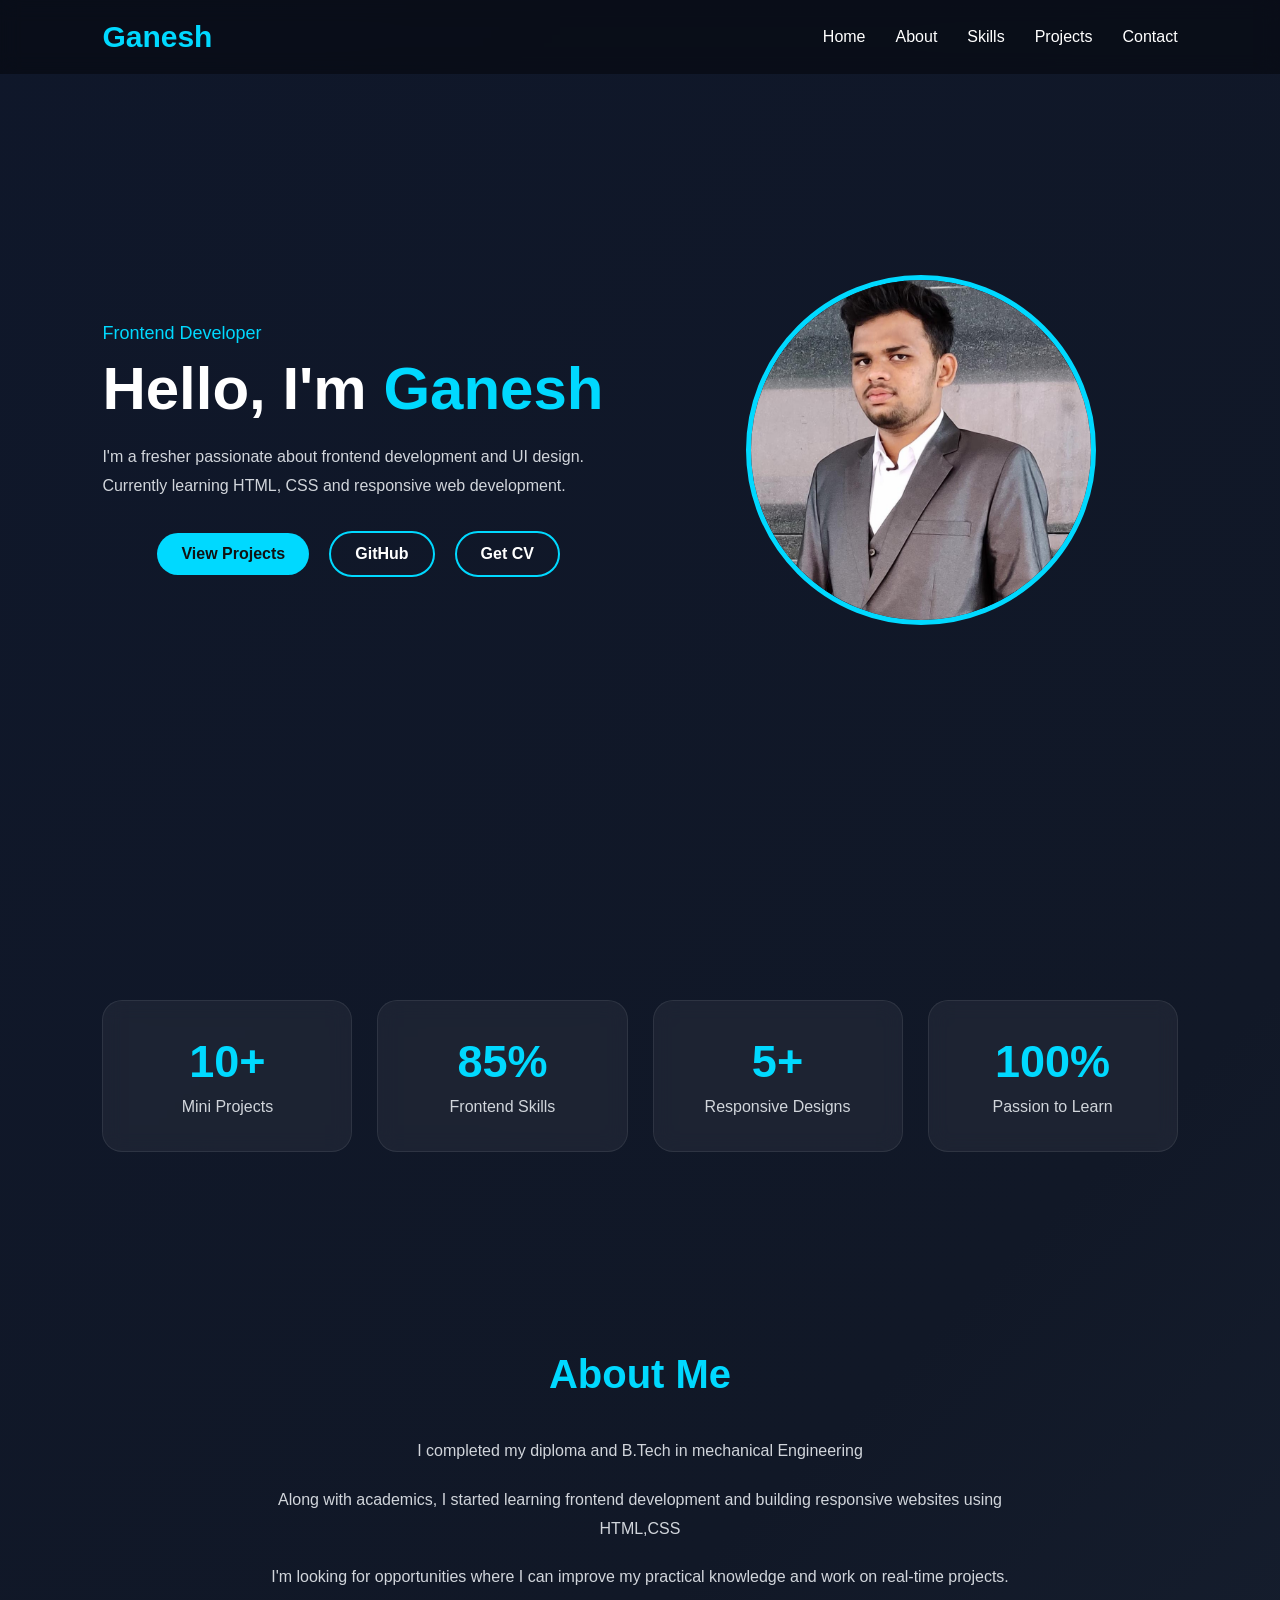
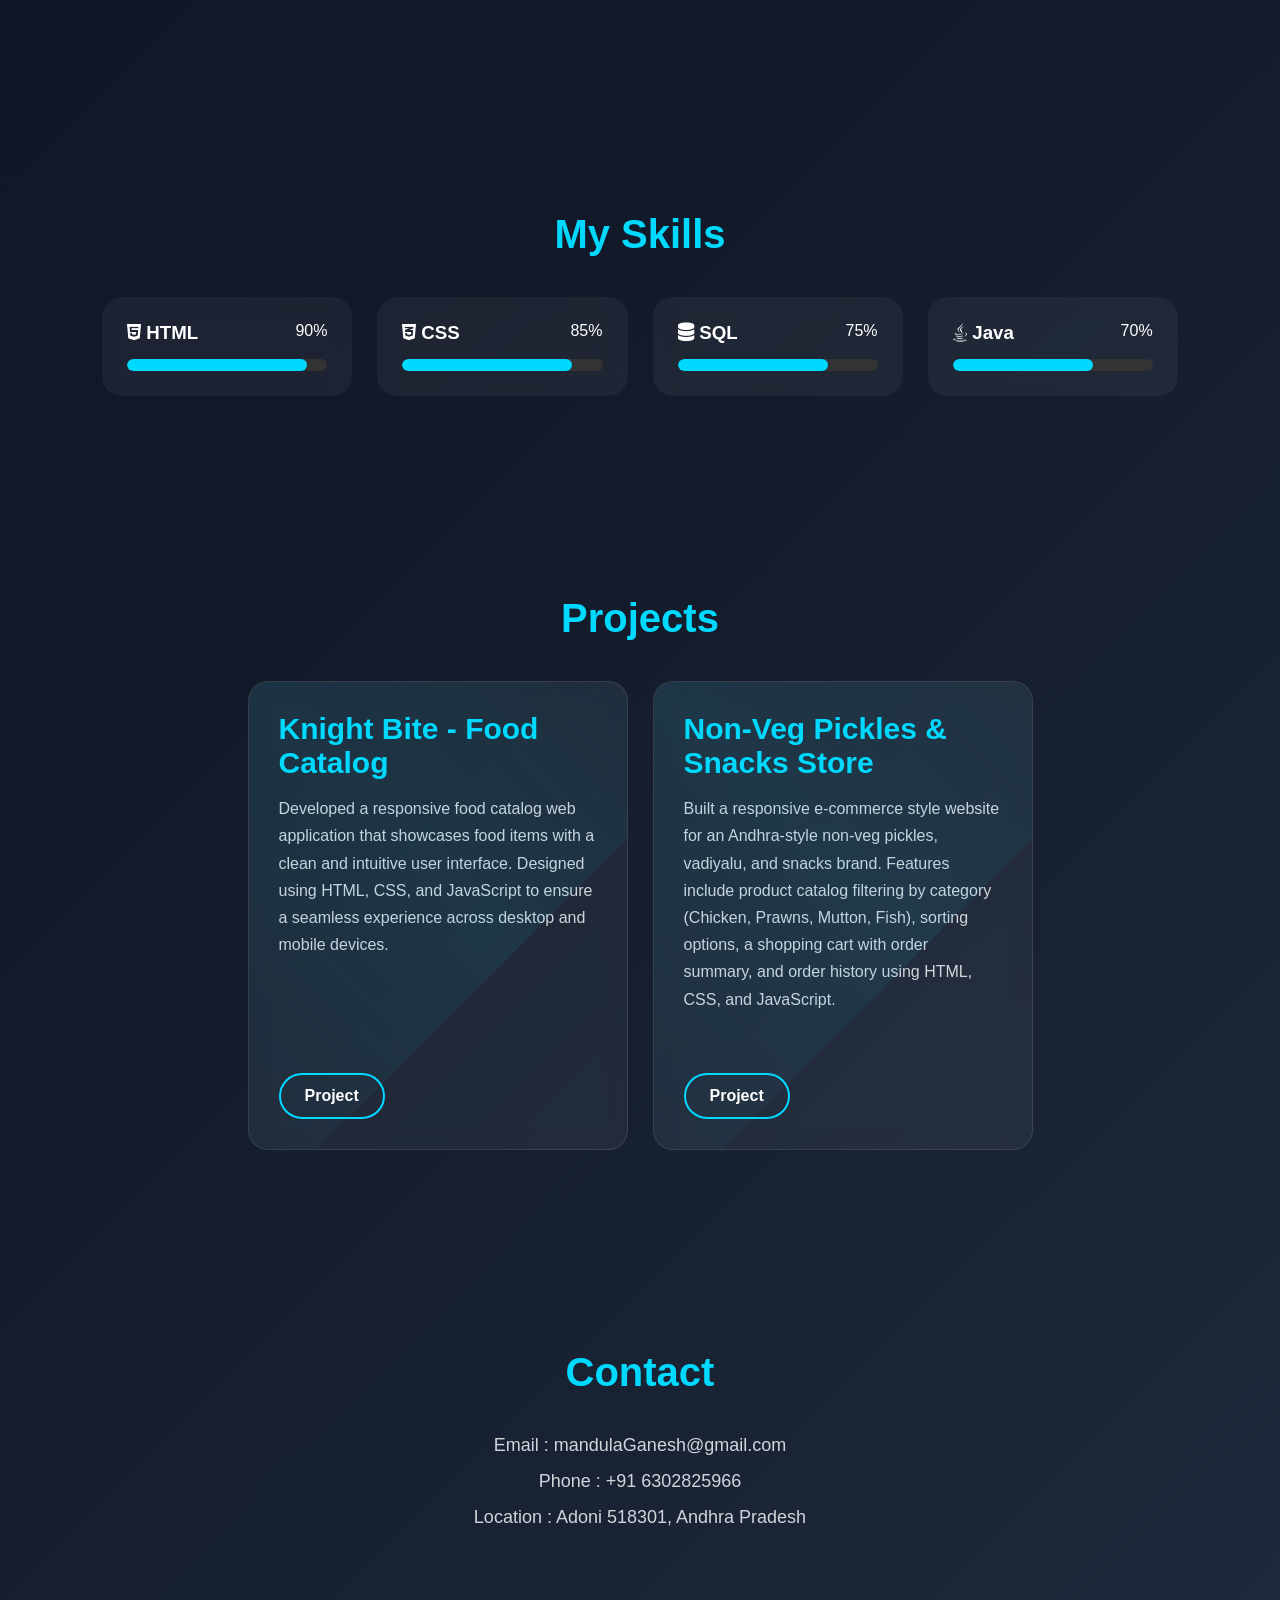
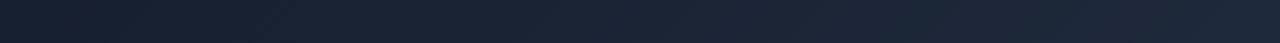
<file: index.html>
<!DOCTYPE html>
<!-- saved from url=(0043)https://Ganesh30k.github.io/Ganesh-portfolio/ -->
<html lang="en"><head><meta http-equiv="Content-Type" content="text/html; charset=UTF-8">
  
  <meta name="viewport" content="width=device-width, initial-scale=1.0">

  <title>Ganesh Portfolio</title>

  <!-- <link rel="stylesheet" href=""> -->

  <link href="ganesh.css" rel="stylesheet">
  <link rel="stylesheet"
href="https://cdnjs.cloudflare.com/ajax/libs/font-awesome/6.7.2/css/all.min.css">
</head>

<body>

  <!-- NAVBAR -->

  <nav>

    <h2 class="logo">Ganesh</h2>

    <ul class="nav-links">

      <li><a href="#home">Home</a></li>

      <li><a href="#about">About</a></li>

      <li><a href="#skills">Skills</a></li>

      <li><a href="#projects">Projects</a></li>

      <li><a href="#contact">Contact</a></li>

    </ul>

  </nav>


  <!-- HOME -->

  <section id="home">

    <div class="home-text">

      <p class="small-text">Frontend Developer</p>

      <h1>Hello, I'm <span>Ganesh</span></h1>

      <p class="intro">
        I'm a fresher passionate about frontend development and UI design.
        Currently learning HTML, CSS and responsive web development.
      </p>

      <div class="buttons">

        <a href="#projects" class="btn">
          View Projects
        </a>

        <a href="https://github.com/MandulaGanesh" target="_blank" class="btn btn-light">GitHub</a>
         <a href="ganesh.pdf" download class="btn btn-light">
    Get CV
</a>

      </div>

    </div>


    <!-- IMAGE -->

    <div class="home-image">

      <img src="ganesh.jpeg" alt="Ganesh">

    </div>

  </section>


  <!-- STATS -->

  <section id="stats">

    <div class="stats-container">

      <div class="stat-box">
        <h2>10+</h2>
        <p>Mini Projects</p>
      </div>

      <div class="stat-box">
        <h2>85%</h2>
        <p>Frontend Skills</p>
      </div>

      <div class="stat-box">
        <h2>5+</h2>
        <p>Responsive Designs</p>
      </div>

      <div class="stat-box">
        <h2>100%</h2>
        <p>Passion to Learn</p>
      </div>

    </div>

  </section>


  <!-- ABOUT -->

  <section id="about">

    <h2 class="section-title">About Me</h2>

    <p>
      I completed my diploma and B.Tech in mechanical Engineering
      
    </p>

    <p>
      Along with academics, I started learning frontend development
      and building responsive websites using HTML,CSS 
    </p>

    <p>
      I'm looking for opportunities where I can improve my practical
      knowledge and work on real-time projects.
    </p>

  </section>


  <!-- SKILLS -->

  <section id="skills">

    <h2 class="section-title">My Skills</h2>

    <div class="skills-wrapper">

      <div class="skill-card">

        <div class="skill-top">
           <h3><i class="fa-brands fa-html5"></i> HTML</h3>
          <span>90%</span>
        </div>

        <div class="progress">
          <div class="progress-bar html"></div>
        </div>

      </div>


      <div class="skill-card">

        <div class="skill-top">
<h3><i class="fa-brands fa-css3-alt"></i> CSS</h3>
          <span>85%</span>
        </div>

        <div class="progress">
          <div class="progress-bar css"></div>
        </div>

      </div>


      <div class="skill-card">

        <div class="skill-top">
<h3><i class="fa-solid fa-database"></i> SQL</h3>
          <span>75%</span>
        </div>

        <div class="progress">
          <div class="progress-bar sql"></div>
        </div>

      </div>


      <div class="skill-card">

        <div class="skill-top">
<h3><i class="fa-brands fa-java"></i> Java</h3>          <span>70%</span>
        </div>

        <div class="progress">
          <div class="progress-bar java"></div>
        </div>

      </div>

    </div>

  </section>


  <!-- PROJECTS -->

<section id="projects">

  <h2 class="section-title">Projects</h2>

  <div class="projects-container">

    <!-- Project 1 -->

    <div class="project-box">

      <h3>Knight Bite - Food Catalog</h3>

      <p>
        Developed a responsive food catalog web application that showcases
        food items with a clean and intuitive user interface. Designed using
        HTML, CSS, and JavaScript to ensure a seamless experience across
        desktop and mobile devices.
      </p>

      <div class="tags">
      </div>

      <div class="project-buttons">

        <a href="https://mandulaganesh.github.io/knightbite/index.html"
           target="_blank"
           class="btn btn-light">
          Project
        </a>

      </div>

    </div>

    <!-- Project 2 -->

    <div class="project-box">

      <h3>Non-Veg Pickles & Snacks Store</h3>

      <p>
        Built a responsive e-commerce style website for an Andhra-style
        non-veg pickles, vadiyalu, and snacks brand. Features include
        product catalog filtering by category (Chicken, Prawns, Mutton,
        Fish), sorting options, a shopping cart with order summary, and
        order history using HTML, CSS, and JavaScript.
      </p>

      <div class="tags">
      </div>

      <div class="project-buttons">

        <a href="https://mandulaganesh.github.io/pickles/"
           target="_blank"
           class="btn btn-light">
          Project
        </a>

      </div>

    </div>

  </div>

</section>


  <!-- CONTACT -->

  <section id="contact">

    <h2 class="section-title">Contact</h2>

    <div class="contact-info">

      <p></p>
      <p>
  Email : mandulaGanesh@gmail.com <a href="mailto:yourname@gmail.com" style="color:inherit; text-decoration:none;">
    </a>
</p>

      <p></p>
<p>
    Phone : +91 6302825966<a href="tel:+919876543210" style="color:inherit; text-decoration:none;">
            </a>
</p>
      <p>Location : Adoni 518301, Andhra Pradesh</p>

    </div>

  </section>


</body></html>
</file>
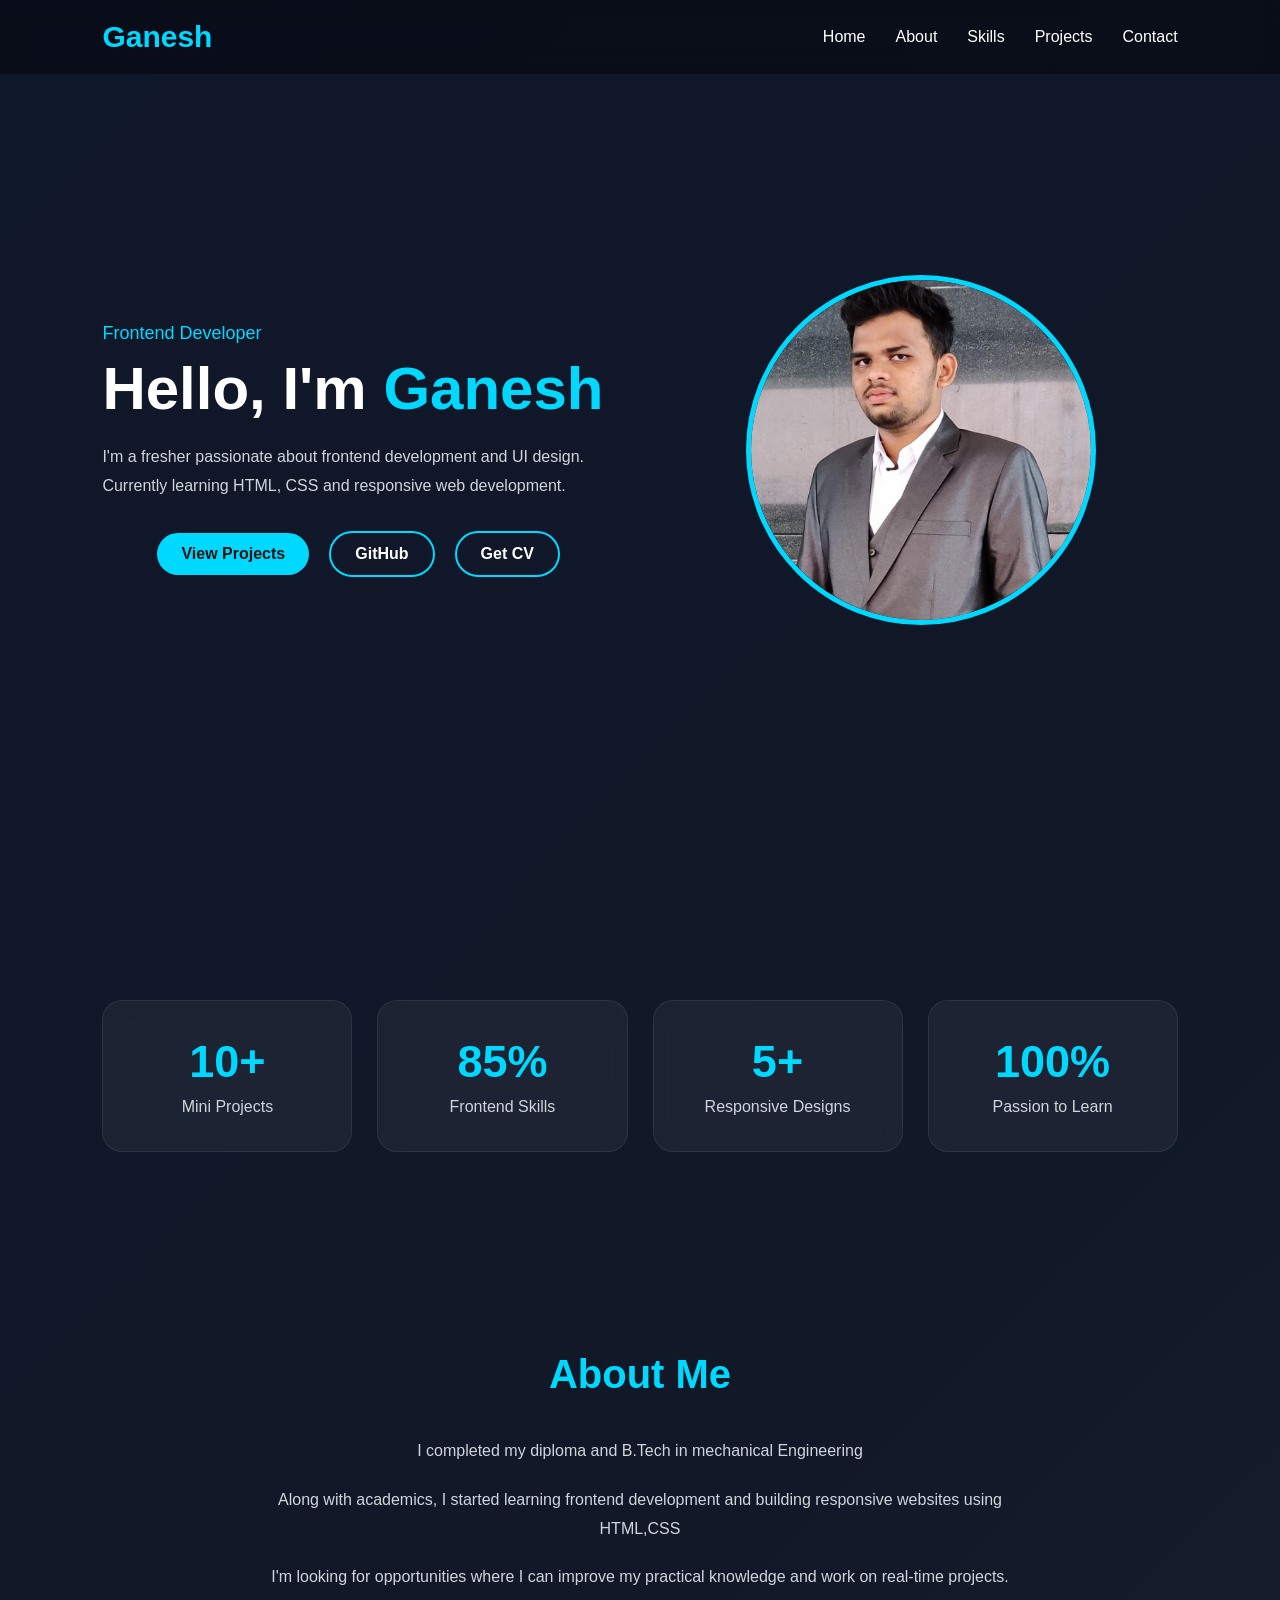
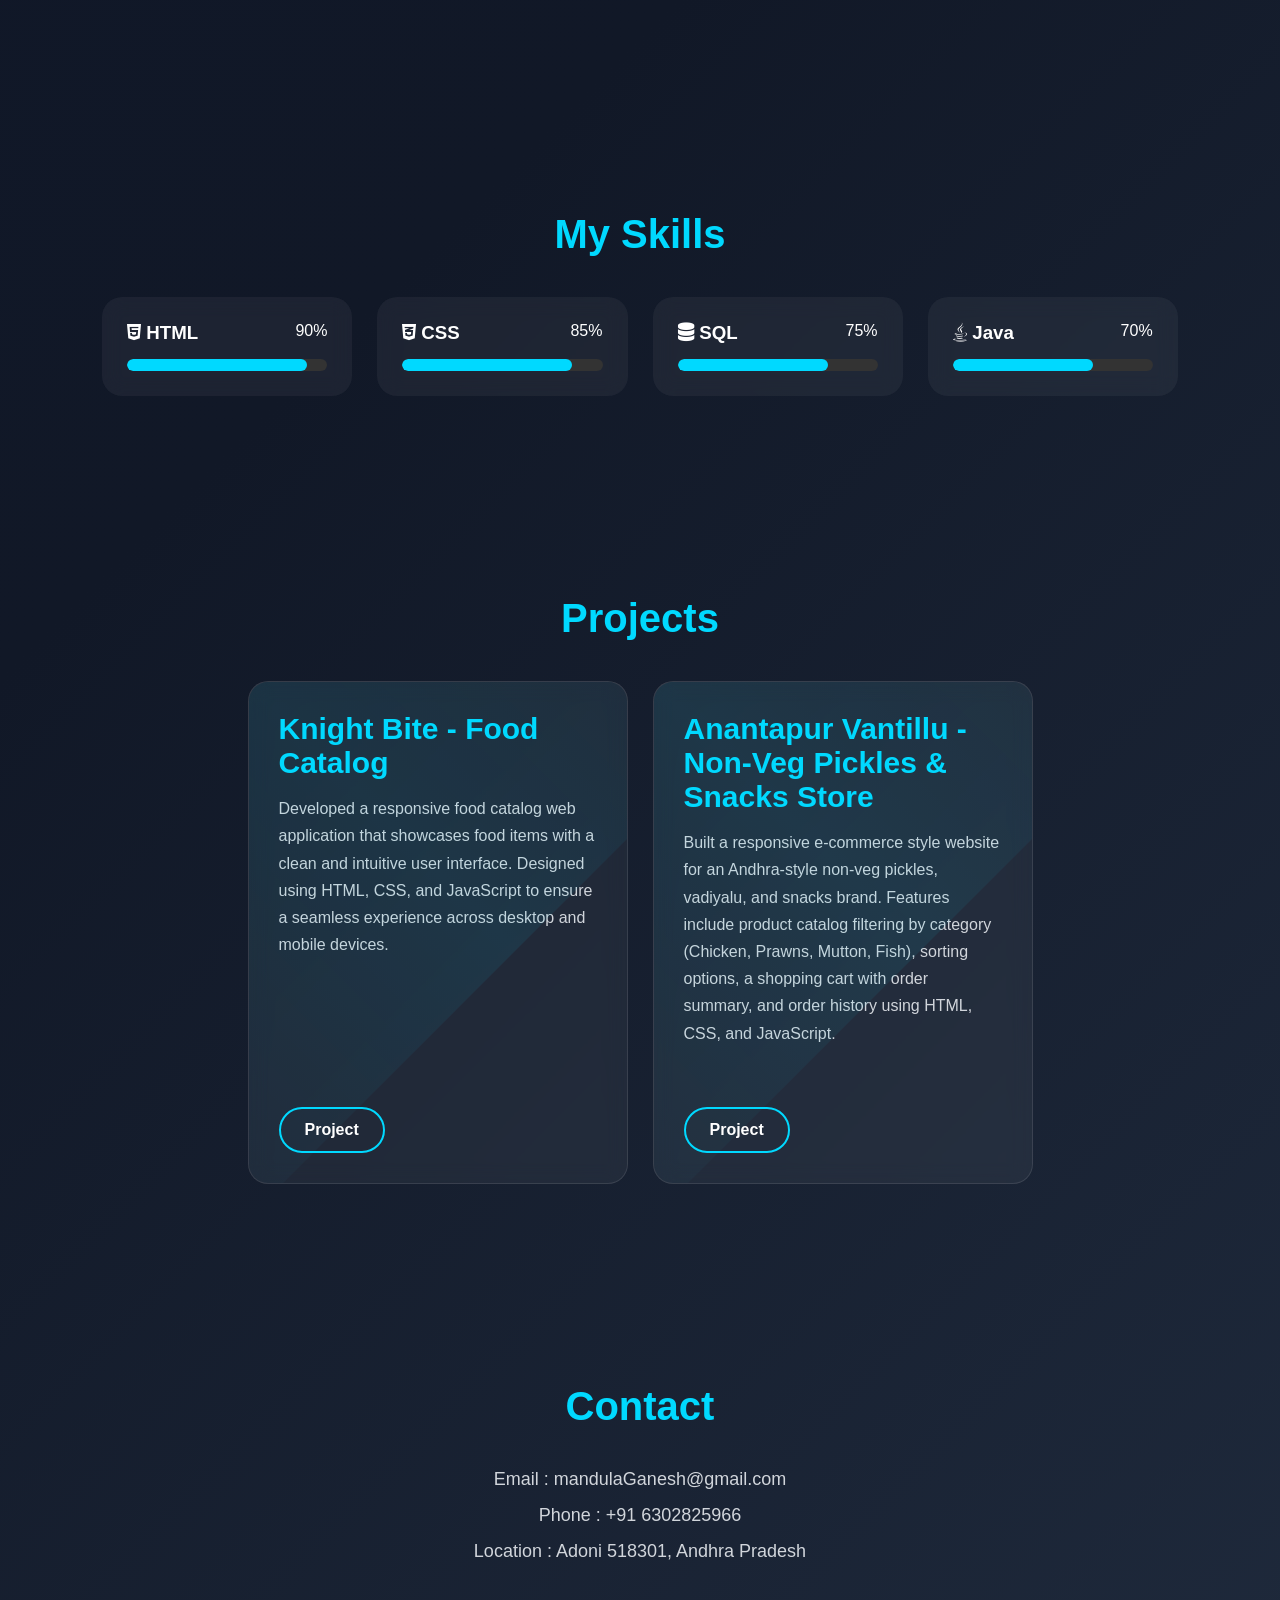
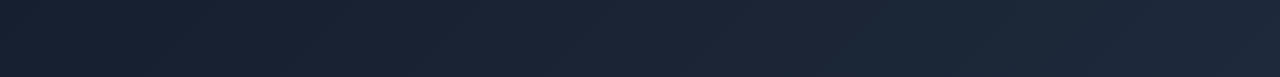
<file: demo.html>
<!DOCTYPE html>
<!-- saved from url=(0043)https://Ganesh30k.github.io/Ganesh-portfolio/ -->
<html lang="en"><head><meta http-equiv="Content-Type" content="text/html; charset=UTF-8">
  
  <meta name="viewport" content="width=device-width, initial-scale=1.0">

  <title>Ganesh Portfolio</title>

  <!-- <link rel="stylesheet" href=""> -->

  <link href="ganesh.css" rel="stylesheet">
  <link rel="stylesheet"
href="https://cdnjs.cloudflare.com/ajax/libs/font-awesome/6.7.2/css/all.min.css">
</head>

<body>

  <!-- NAVBAR -->

  <nav>

    <h2 class="logo">Ganesh</h2>

    <ul class="nav-links">

      <li><a href="#home">Home</a></li>

      <li><a href="#about">About</a></li>

      <li><a href="#skills">Skills</a></li>

      <li><a href="#projects">Projects</a></li>

      <li><a href="#contact">Contact</a></li>

    </ul>

  </nav>


  <!-- HOME -->

  <section id="home">

    <div class="home-text">

      <p class="small-text">Frontend Developer</p>

      <h1>Hello, I'm <span>Ganesh</span></h1>

      <p class="intro">
        I'm a fresher passionate about frontend development and UI design.
        Currently learning HTML, CSS and responsive web development.
      </p>

      <div class="buttons">

        <a href="#projects" class="btn">
          View Projects
        </a>

        <a href="https://github.com/MandulaGanesh" target="_blank" class="btn btn-light">GitHub</a>
         <a href="ganesh.pdf" download class="btn btn-light">
    Get CV
</a>

      </div>

    </div>


    <!-- IMAGE -->

    <div class="home-image">

      <img src="ganesh.jpeg" alt="Ganesh">

    </div>

  </section>


  <!-- STATS -->

  <section id="stats">

    <div class="stats-container">

      <div class="stat-box">
        <h2>10+</h2>
        <p>Mini Projects</p>
      </div>

      <div class="stat-box">
        <h2>85%</h2>
        <p>Frontend Skills</p>
      </div>

      <div class="stat-box">
        <h2>5+</h2>
        <p>Responsive Designs</p>
      </div>

      <div class="stat-box">
        <h2>100%</h2>
        <p>Passion to Learn</p>
      </div>

    </div>

  </section>


  <!-- ABOUT -->

  <section id="about">

    <h2 class="section-title">About Me</h2>

    <p>
      I completed my diploma and B.Tech in mechanical Engineering
      
    </p>

    <p>
      Along with academics, I started learning frontend development
      and building responsive websites using HTML,CSS 
    </p>

    <p>
      I'm looking for opportunities where I can improve my practical
      knowledge and work on real-time projects.
    </p>

  </section>


  <!-- SKILLS -->

  <section id="skills">

    <h2 class="section-title">My Skills</h2>

    <div class="skills-wrapper">

      <div class="skill-card">

        <div class="skill-top">
           <h3><i class="fa-brands fa-html5"></i> HTML</h3>
          <span>90%</span>
        </div>

        <div class="progress">
          <div class="progress-bar html"></div>
        </div>

      </div>


      <div class="skill-card">

        <div class="skill-top">
<h3><i class="fa-brands fa-css3-alt"></i> CSS</h3>
          <span>85%</span>
        </div>

        <div class="progress">
          <div class="progress-bar css"></div>
        </div>

      </div>


      <div class="skill-card">

        <div class="skill-top">
<h3><i class="fa-solid fa-database"></i> SQL</h3>
          <span>75%</span>
        </div>

        <div class="progress">
          <div class="progress-bar sql"></div>
        </div>

      </div>


      <div class="skill-card">

        <div class="skill-top">
<h3><i class="fa-brands fa-java"></i> Java</h3>          <span>70%</span>
        </div>

        <div class="progress">
          <div class="progress-bar java"></div>
        </div>

      </div>

    </div>

  </section>


  <!-- PROJECTS -->

<section id="projects">

  <h2 class="section-title">Projects</h2>

  <div class="projects-container">

    <!-- Project 1 -->

    <div class="project-box">

      <h3>Knight Bite - Food Catalog</h3>

      <p>
        Developed a responsive food catalog web application that showcases
        food items with a clean and intuitive user interface. Designed using
        HTML, CSS, and JavaScript to ensure a seamless experience across
        desktop and mobile devices.
      </p>

      <div class="tags">
      </div>

      <div class="project-buttons">

        <a href="https://mandulaganesh.github.io/knightbite/index.html"
           target="_blank"
           class="btn btn-light">
          Project
        </a>

      </div>

    </div>

    <!-- Project 2 -->

    <div class="project-box">

      <h3>Anantapur Vantillu - Non-Veg Pickles & Snacks Store</h3>

      <p>
        Built a responsive e-commerce style website for an Andhra-style
        non-veg pickles, vadiyalu, and snacks brand. Features include
        product catalog filtering by category (Chicken, Prawns, Mutton,
        Fish), sorting options, a shopping cart with order summary, and
        order history using HTML, CSS, and JavaScript.
      </p>

      <div class="tags">
      </div>

      <div class="project-buttons">

        <a href="https://mandulaganesh.github.io/pickles/"
           target="_blank"
           class="btn btn-light">
          Project
        </a>

      </div>

    </div>

  </div>

</section>


  <!-- CONTACT -->

  <section id="contact">

    <h2 class="section-title">Contact</h2>

    <div class="contact-info">

      <p></p>
      <p>
  Email : mandulaGanesh@gmail.com <a href="mailto:yourname@gmail.com" style="color:inherit; text-decoration:none;">
    </a>
</p>

      <p></p>
<p>
    Phone : +91 6302825966<a href="tel:+919876543210" style="color:inherit; text-decoration:none;">
            </a>
</p>
      <p>Location : Adoni 518301, Andhra Pradesh</p>

    </div>

  </section>


</body></html>
</file>
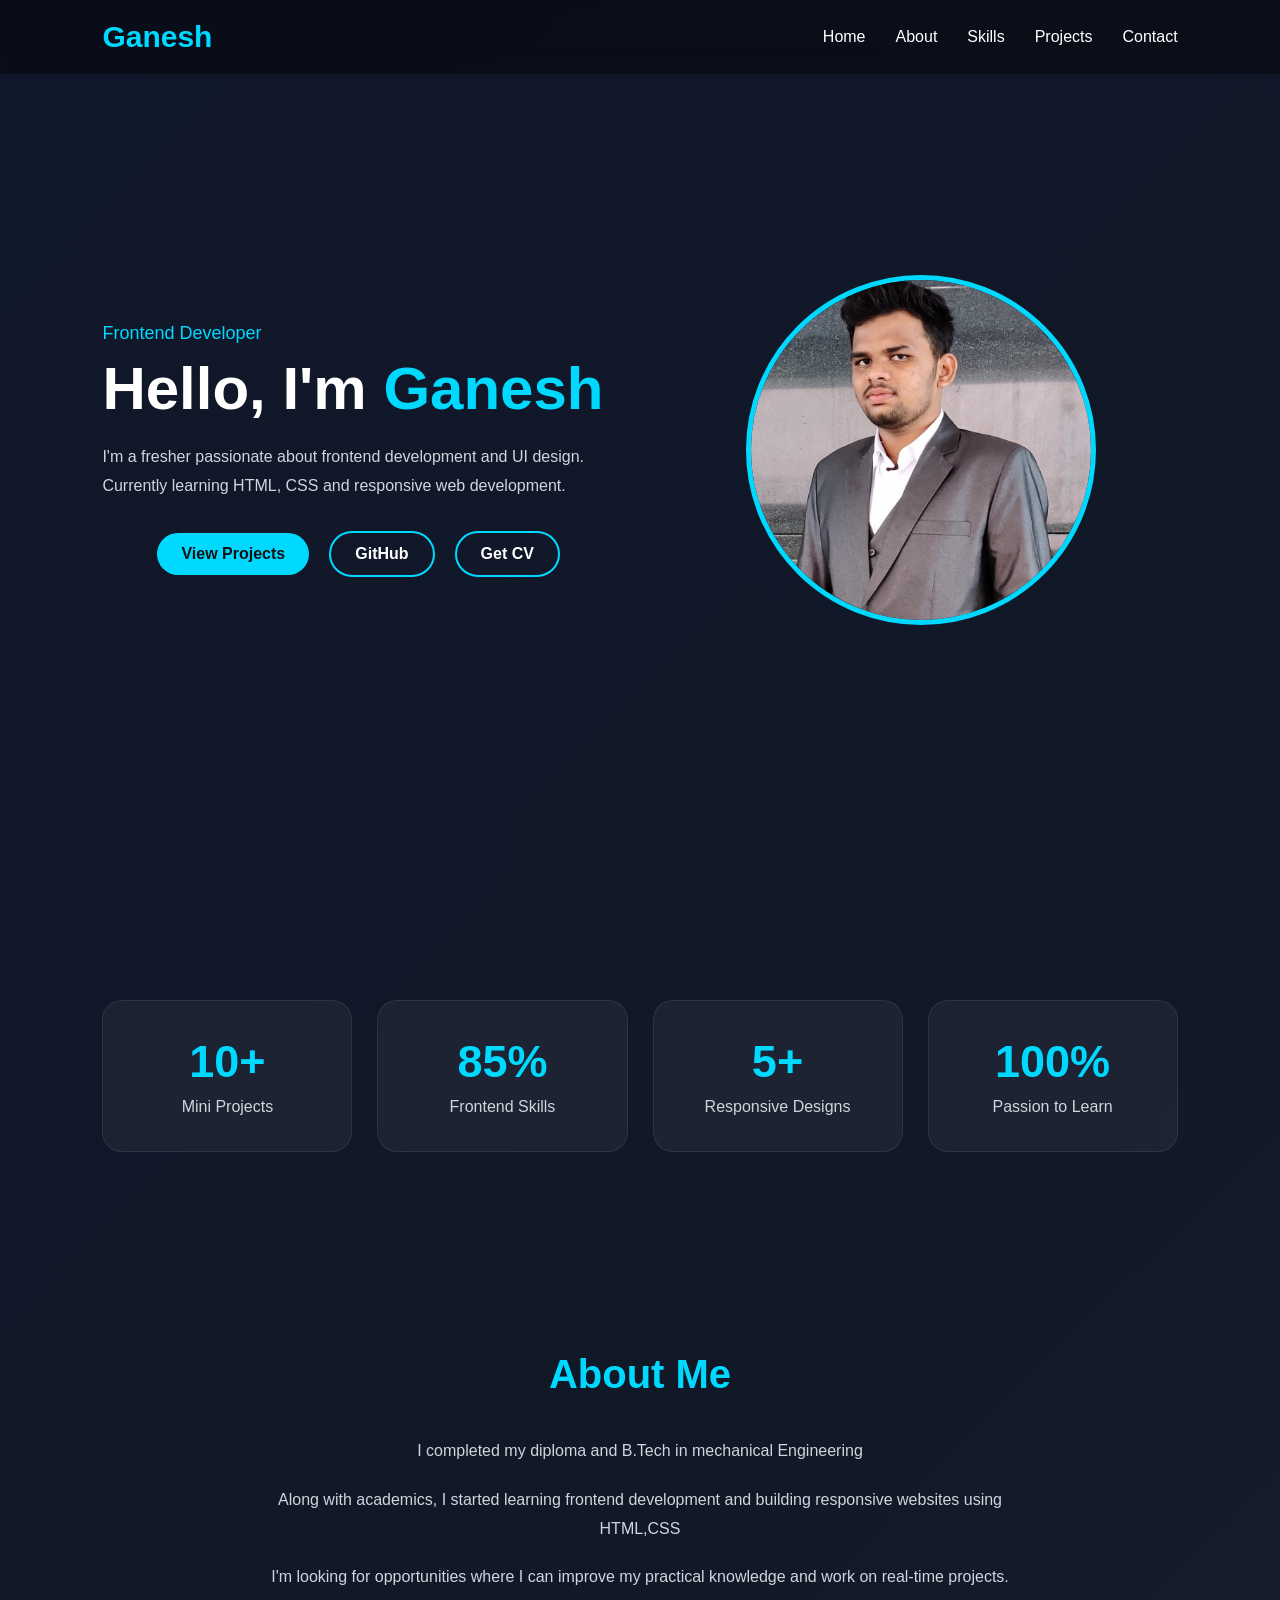
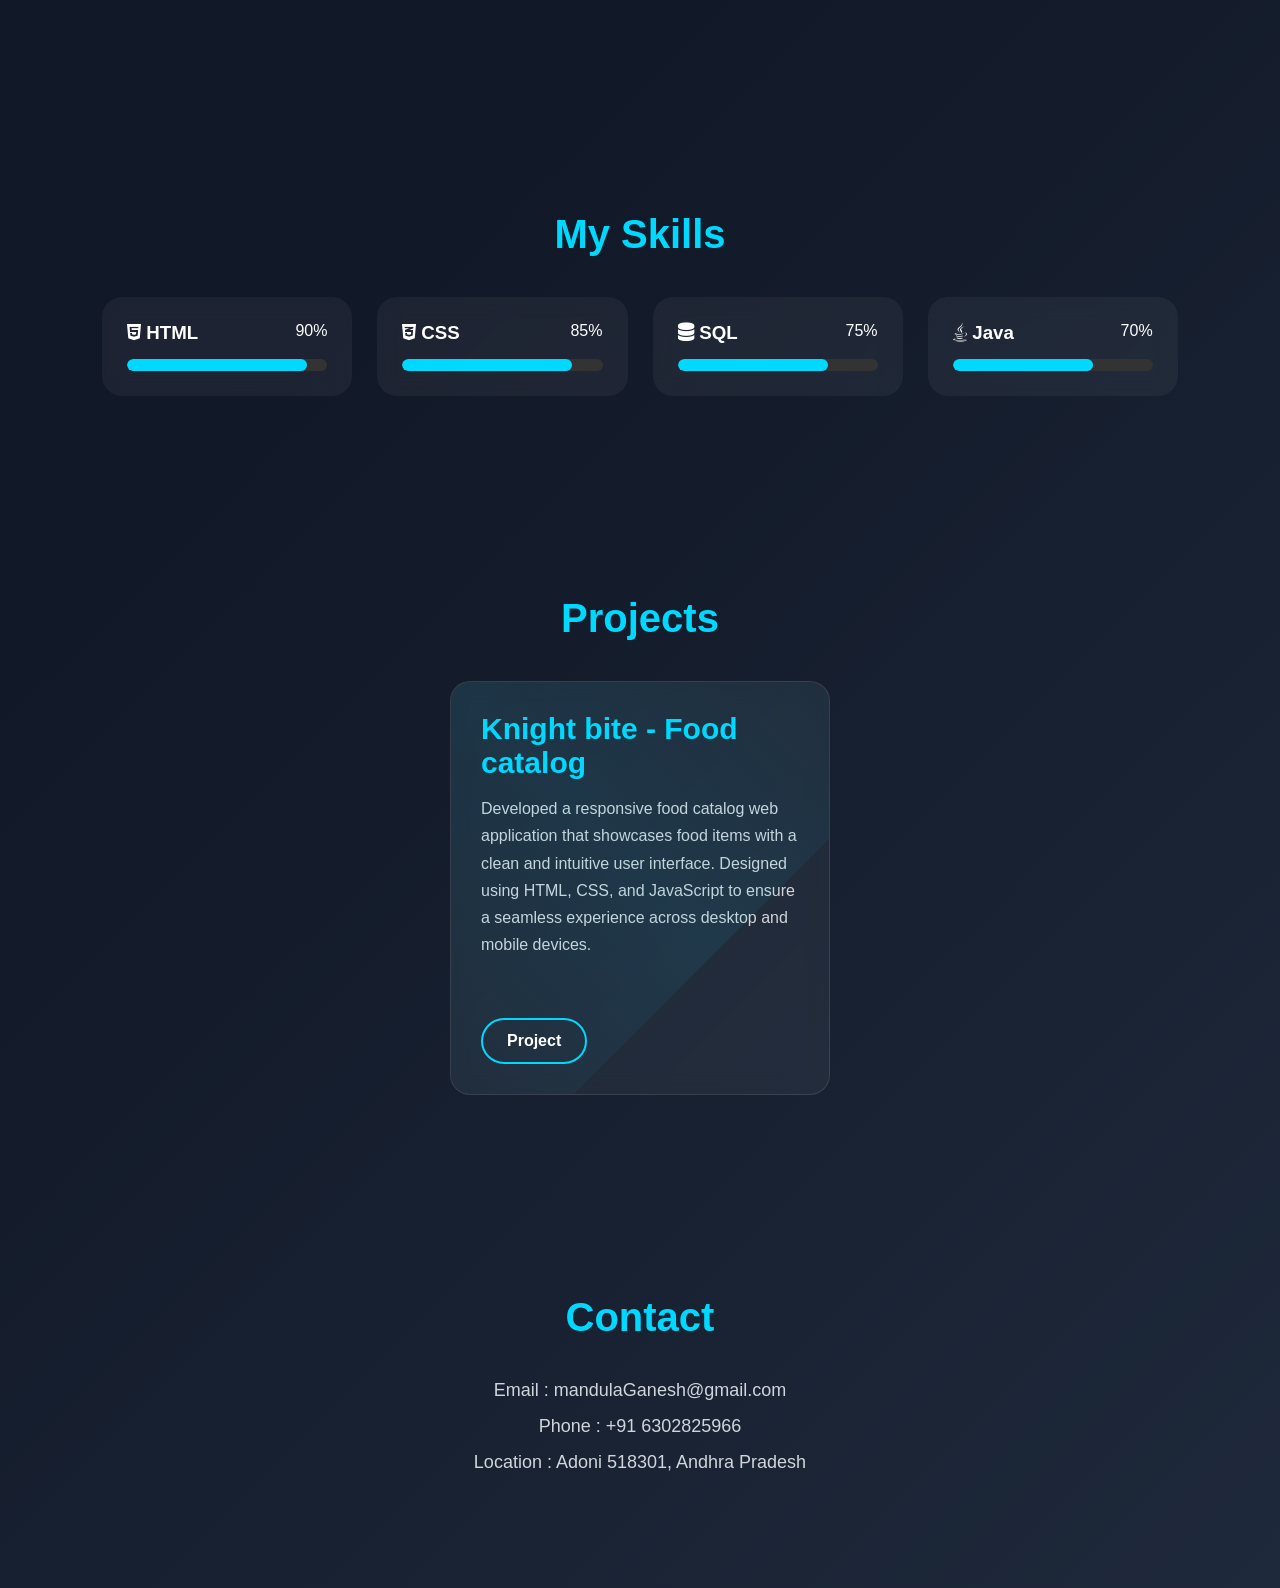
<file: ganeshPortfolio.html>
<!DOCTYPE html>
<!-- saved from url=(0043)https://Ganesh30k.github.io/Ganesh-portfolio/ -->
<html lang="en"><head><meta http-equiv="Content-Type" content="text/html; charset=UTF-8">
  
  <meta name="viewport" content="width=device-width, initial-scale=1.0">

  <title>Ganesh Portfolio</title>

  <!-- <link rel="stylesheet" href=""> -->

  <link href="ganesh.css" rel="stylesheet">
  <link rel="stylesheet"
href="https://cdnjs.cloudflare.com/ajax/libs/font-awesome/6.7.2/css/all.min.css">
</head>

<body>

  <!-- NAVBAR -->

  <nav>

    <h2 class="logo">Ganesh</h2>

    <ul class="nav-links">

      <li><a href="#home">Home</a></li>

      <li><a href="#about">About</a></li>

      <li><a href="#skills">Skills</a></li>

      <li><a href="#projects">Projects</a></li>

      <li><a href="#contact">Contact</a></li>

    </ul>

  </nav>


  <!-- HOME -->

  <section id="home">

    <div class="home-text">

      <p class="small-text">Frontend Developer</p>

      <h1>Hello, I'm <span>Ganesh</span></h1>

      <p class="intro">
        I'm a fresher passionate about frontend development and UI design.
        Currently learning HTML, CSS and responsive web development.
      </p>

      <div class="buttons">

        <a href="#projects" class="btn">
          View Projects
        </a>

        <a href="https://github.com/MandulaGanesh" target="_blank" class="btn btn-light">GitHub</a>
         <a href="ganesh.pdf" download class="btn btn-light">
    Get CV
</a>

      </div>

    </div>


    <!-- IMAGE -->

    <div class="home-image">

      <img src="ganesh.jpeg" alt="Ganesh">

    </div>

  </section>


  <!-- STATS -->

  <section id="stats">

    <div class="stats-container">

      <div class="stat-box">
        <h2>10+</h2>
        <p>Mini Projects</p>
      </div>

      <div class="stat-box">
        <h2>85%</h2>
        <p>Frontend Skills</p>
      </div>

      <div class="stat-box">
        <h2>5+</h2>
        <p>Responsive Designs</p>
      </div>

      <div class="stat-box">
        <h2>100%</h2>
        <p>Passion to Learn</p>
      </div>

    </div>

  </section>


  <!-- ABOUT -->

  <section id="about">

    <h2 class="section-title">About Me</h2>

    <p>
      I completed my diploma and B.Tech in mechanical Engineering
      
    </p>

    <p>
      Along with academics, I started learning frontend development
      and building responsive websites using HTML,CSS 
    </p>

    <p>
      I'm looking for opportunities where I can improve my practical
      knowledge and work on real-time projects.
    </p>

  </section>


  <!-- SKILLS -->

  <section id="skills">

    <h2 class="section-title">My Skills</h2>

    <div class="skills-wrapper">

      <div class="skill-card">

        <div class="skill-top">
           <h3><i class="fa-brands fa-html5"></i> HTML</h3>
          <span>90%</span>
        </div>

        <div class="progress">
          <div class="progress-bar html"></div>
        </div>

      </div>


      <div class="skill-card">

        <div class="skill-top">
<h3><i class="fa-brands fa-css3-alt"></i> CSS</h3>
          <span>85%</span>
        </div>

        <div class="progress">
          <div class="progress-bar css"></div>
        </div>

      </div>


      <div class="skill-card">

        <div class="skill-top">
<h3><i class="fa-solid fa-database"></i> SQL</h3>
          <span>75%</span>
        </div>

        <div class="progress">
          <div class="progress-bar sql"></div>
        </div>

      </div>


      <div class="skill-card">

        <div class="skill-top">
<h3><i class="fa-brands fa-java"></i> Java</h3>          <span>70%</span>
        </div>

        <div class="progress">
          <div class="progress-bar java"></div>
        </div>

      </div>

    </div>

  </section>


  <!-- PROJECTS -->

  <section id="projects">

    <h2 class="section-title">Projects</h2>

    <div class="projects-container">

      <div class="project-box">

        <h3>Knight bite - Food catalog</h3>

        <p>
Developed a responsive food catalog web application that showcases food items with a clean and intuitive user interface. Designed using HTML, CSS, and JavaScript to ensure a seamless experience across desktop and mobile devices.        </p>

        <div class="tags">
        </div>

        <div class="project-buttons">

          <a href="https://mandulaganesh.github.io/knightbite/index.html" target="_blank" class="btn btn-light">
            Project
          </a>

        </div>

      </div>

    </div>

  </section>


  <!-- CONTACT -->

  <section id="contact">

    <h2 class="section-title">Contact</h2>

    <div class="contact-info">

      <p></p>
      <p>
  Email : mandulaGanesh@gmail.com <a href="mailto:yourname@gmail.com" style="color:inherit; text-decoration:none;">
    </a>
</p>

      <p></p>
<p>
    Phone : +91 6302825966<a href="tel:+919876543210" style="color:inherit; text-decoration:none;">
            </a>
</p>
      <p>Location : Adoni 518301, Andhra Pradesh</p>

    </div>

  </section>


</body></html>
</file>
<file: ganesh.css>
*{
    margin:0;
    padding:0;
    box-sizing:border-box;
    scroll-behavior:smooth;
}

body{
    font-family:'Poppins',sans-serif;
    background:linear-gradient(135deg,#0f172a,#111827,#1e293b);
    color:white;
    overflow-x:hidden;
}


/* NAVBAR */

nav{
    width:100%;
    padding:20px 8%;
    display:flex;
    justify-content:space-between;
    align-items:center;
    position:fixed;
    top:0;
    left:0;
    background:rgba(0,0,0,0.4);
    backdrop-filter:blur(10px);
    z-index:1000;
}

.logo{
    font-size:30px;
    font-weight:700;
    color:#00d9ff;
}

.nav-links{
    display:flex;
    gap:30px;
    list-style:none;
}

.nav-links a{
    text-decoration:none;
    color:white;
    font-weight:500;
    transition:0.3s;
}

.nav-links a:hover{
    color:#00d9ff;
}


/* HOME */

#home{
    min-height:100vh;
    display:flex;
    justify-content:space-between;
    align-items:center;
    padding:120px 8%;
    gap:50px;
}

.home-text{
    flex:1;
    animation:fadeUp 1s ease;
}

.small-text{
    color:#00d9ff;
    font-size:18px;
    margin-bottom:10px;
}

.home-text h1{
    font-size:60px;
    margin-bottom:20px;
}

.home-text h1 span{
    color:#00d9ff;
}

.intro{
    line-height:1.8;
    color:#d1d5db;
    margin-bottom:30px;
    max-width:600px;
}

.buttons{
    display:flex;
    gap:20px;
}

.btn{
    padding:12px 24px;
    background:#00d9ff;
    color:#111;
    border-radius:30px;
    text-decoration:none;
    font-weight:600;
    transition:0.3s;
    position:relative;
    overflow:hidden;
}

.btn:hover{
    transform:translateY(-4px);
}

.btn::before{
    content:'';
    position:absolute;
    width:0;
    height:100%;
    left:0;
    top:0;
    background:white;
    opacity:0.2;
    transition:0.4s;
}

.btn:hover::before{
    width:100%;
}

.btn-light{
    background:transparent;
    border:2px solid #00d9ff;
    color:white;
}


/* IMAGE */

.home-image{
    flex:1;
    display:flex;
    justify-content:center;
}

.home-image img{
    width:350px;
    height:350px;
    object-fit:cover;
    border-radius:50%;
    border:5px solid #00d9ff;
    animation:
    floatImage 4s ease-in-out infinite,
    glow 3s infinite;
}


/* SECTION */

section{
    padding:100px 8%;
    animation:fadeUp 1s ease;
}

.section-title{
    text-align:center;
    font-size:40px;
    margin-bottom:40px;
    color:#00d9ff;
}


/* STATS */

.stats-container{
    display:grid;
    grid-template-columns:repeat(auto-fit,minmax(220px,1fr));
    gap:25px;
}

.stat-box{
    background:rgba(255,255,255,0.05);
    padding:35px;
    border-radius:20px;
    text-align:center;
    backdrop-filter:blur(10px);
    transition:0.4s;
    border:1px solid rgba(255,255,255,0.08);
}

.stat-box:hover{
    transform:translateY(-10px);
    box-shadow:0 0 30px rgba(0,217,255,0.2);
}

.stat-box h2{
    font-size:45px;
    color:#00d9ff;
    margin-bottom:10px;
}

.stat-box p{
    color:#d1d5db;
}


/* ABOUT */

#about p{
    text-align:center;
    max-width:800px;
    margin:20px auto;
    line-height:1.8;
    color:#d1d5db;
}


/* SKILLS */

.skills-wrapper{
    display:grid;
    grid-template-columns:repeat(auto-fit,minmax(250px,1fr));
    gap:25px;
}

.skill-card{
    background:rgba(255,255,255,0.05);
    padding:25px;
    border-radius:20px;
    backdrop-filter:blur(10px);
    transition:0.4s;
}

.skill-card:hover{
    transform:translateY(-8px);
    box-shadow:0 0 25px rgba(0,217,255,0.15);
}

.skill-top{
    display:flex;
    justify-content:space-between;
    margin-bottom:15px;
}

.progress{
    width:100%;
    height:12px;
    background:#333;
    border-radius:20px;
    overflow:hidden;
}

.progress-bar{
    height:100%;
    border-radius:20px;
    animation:fillBars 2s ease;
}

.html{
    width:90%;
    background:#00d9ff;
}

.css{
    width:85%;
    background:#00d9ff;
}

.sql{
    width:75%;
    background:#00d9ff;
}

.java{
    width:70%;
    background:#00d9ff;
}


/* PROJECTS */

.projects-container{
    display:flex;
    justify-content:center;
    align-items:center;
}

.project-box{
    width:80%;
    max-width:700px;
    background:rgba(255,255,255,0.05);
    padding:30px;
    border-radius:20px;
    backdrop-filter:blur(10px);
    border:1px solid rgba(255,255,255,0.1);
    transition:0.3s;
    position:relative;
    overflow:hidden;
}

.project-box:hover{
    transform:translateY(-8px);
}

.project-box::before{
    content:'';
    position:absolute;
    width:200%;
    height:200%;
    background:linear-gradient(
        transparent,
        rgba(0,217,255,0.08),
        transparent
    );
    transform:rotate(45deg);
    top:-100%;
    left:-100%;
    transition:0.8s;
}

.project-box:hover::before{
    top:100%;
    left:100%;
}

.project-box h3{
    font-size:30px;
    margin-bottom:15px;
    color:#00d9ff;
}

.project-box p{
    line-height:1.8;
    color:#d1d5db;
    margin-bottom:20px;
}

.tags{
    display:flex;
    gap:10px;
    flex-wrap:wrap;
    margin-bottom:20px;
}

.tags span{
    background:#00d9ff;
    color:#111;
    padding:8px 14px;
    border-radius:30px;
    font-size:14px;
    font-weight:600;
}
.projects-container{
    display:flex;
    flex-wrap:wrap;
    gap:25px;
    justify-content:center;
    align-items:stretch;
}

.project-box{
    display:flex;
    flex-direction:column;
    justify-content:space-between;
    flex:1 1 350px;
    max-width:380px;
    min-height:320px;   /* Adjust to your preference */
}

.project-box p{
    flex-grow:1;
    line-height:1.7;
}

.project-buttons{
    margin-top:20px;
}
.project-buttons{
    display:flex;
    gap:15px;
}


/* CONTACT */

.contact-info{
    text-align:center;
}

.contact-info p{
    margin:15px 0;
    color:#d1d5db;
    font-size:18px;
}


/* ANIMATIONS */

@keyframes fadeUp{
    from{
        opacity:0;
        transform:translateY(40px);
    }
    to{
        opacity:1;
        transform:translateY(0);
    }
}

@keyframes floatImage{
    0%{
        transform:translateY(0px);
    }
    50%{
        transform:translateY(-15px);
    }
    100%{
        transform:translateY(0px);
    }
}

@keyframes glow{
    0%{
        box-shadow:0 0 20px rgba(0,217,255,0.3);
    }
    50%{
        box-shadow:0 0 40px rgba(0,217,255,0.7);
    }
    100%{
        box-shadow:0 0 20px rgba(0,217,255,0.3);
    }
}

@keyframes fillBars{
    from{
        width:0;
    }
}


/* SCROLLBAR */

::-webkit-scrollbar{
    width:10px;
}

::-webkit-scrollbar-track{
    background:#111827;
}

::-webkit-scrollbar-thumb{
    background:#00d9ff;
    border-radius:20px;
}


/* RESPONSIVE */

@media(max-width:900px){

    #home{
        flex-direction:column-reverse;
        text-align:center;
    }

    .buttons{
        justify-content:center;
    }

    .home-text h1{
        font-size:45px;
    }

    .home-image img{
        width:280px;
        height:280px;
    }

    nav{
        flex-direction:column;
        gap:15px;
    }

    .nav-links{
        gap:20px;
        flex-wrap:wrap;
        justify-content:center;
    }

    .project-box{
        width:100%;
    }

}

@media(max-width:600px){

    .section-title{
        font-size:32px;
    }

    .home-text h1{
        font-size:38px;
    }

    .stat-box h2{
        font-size:35px;
    }

}
.buttons{
    display:flex;
    gap:20px;
}
.buttons{
    display:flex;
    justify-content:center;
    align-items:center;
    gap:20px;
    flex-wrap:wrap;
}
@media (max-width:900px){
    .buttons{
        justify-content:center;
        align-items:center;
    }
}
</file>
